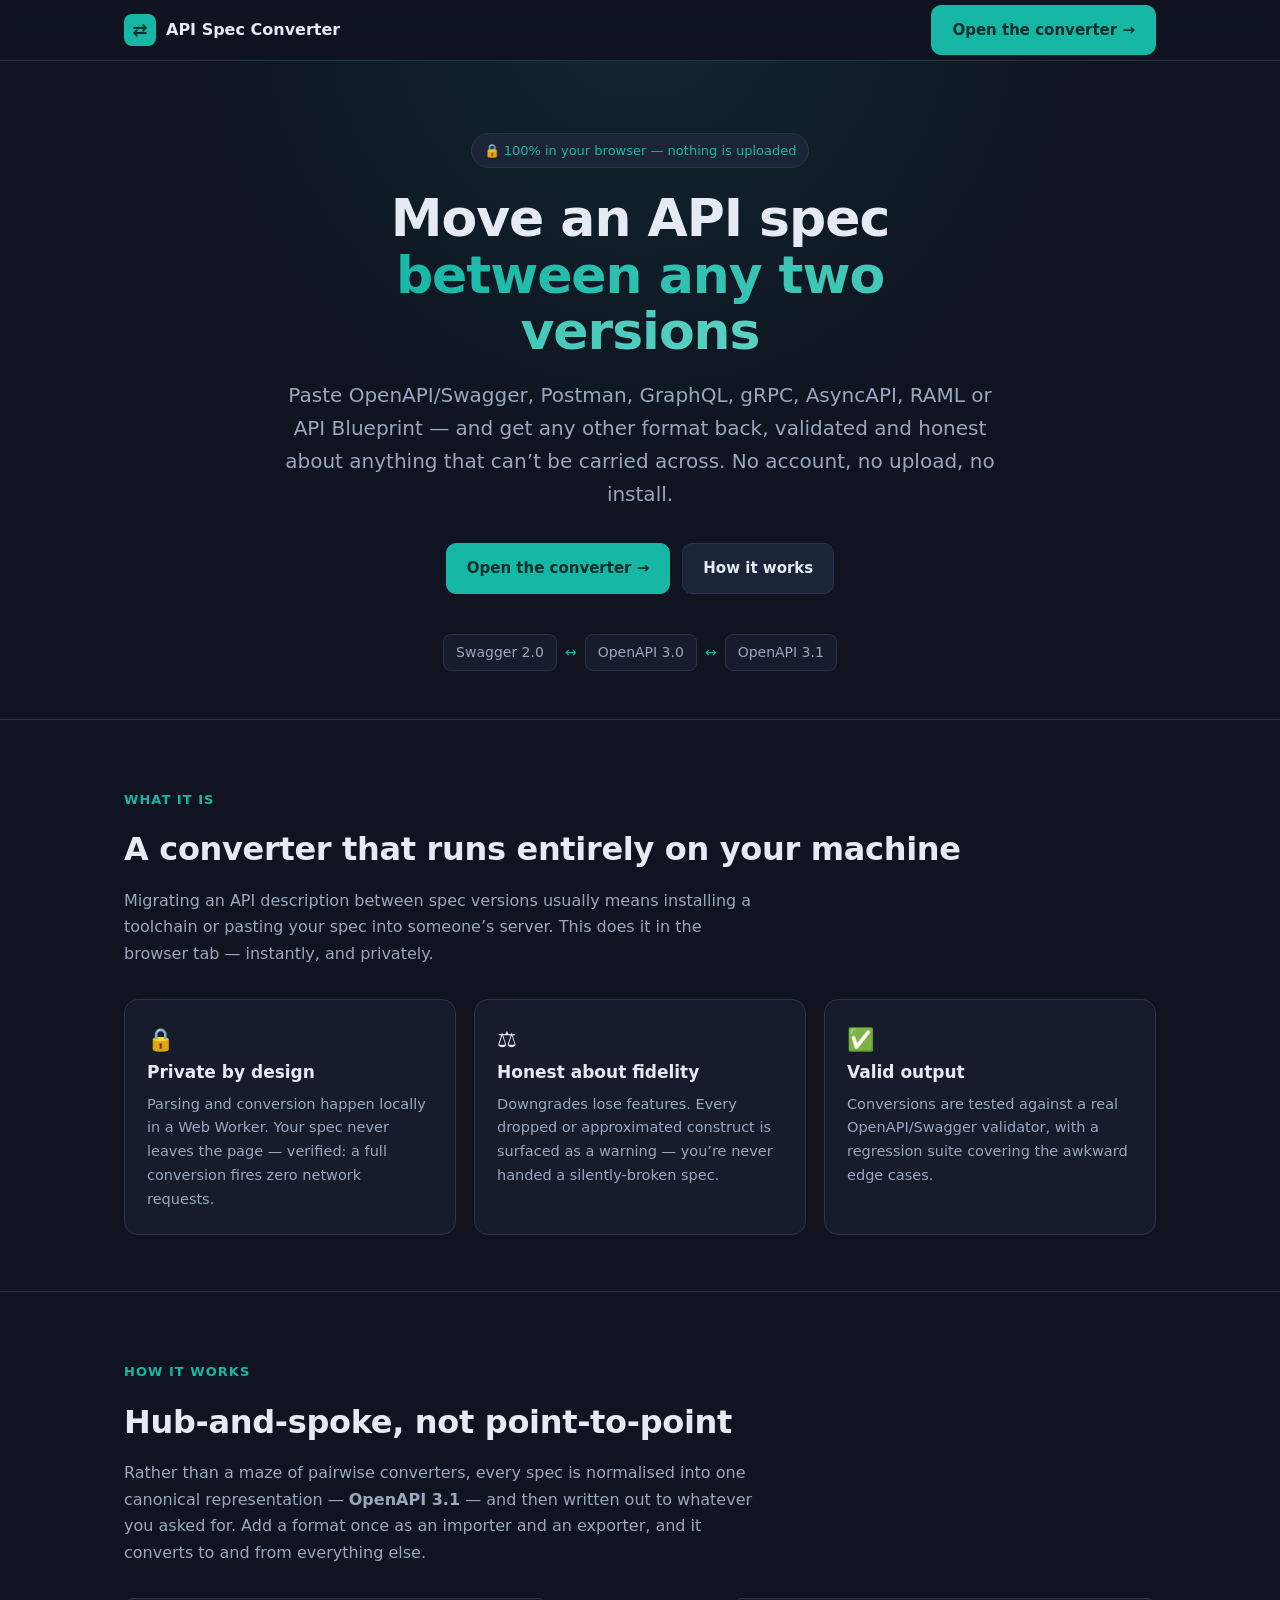
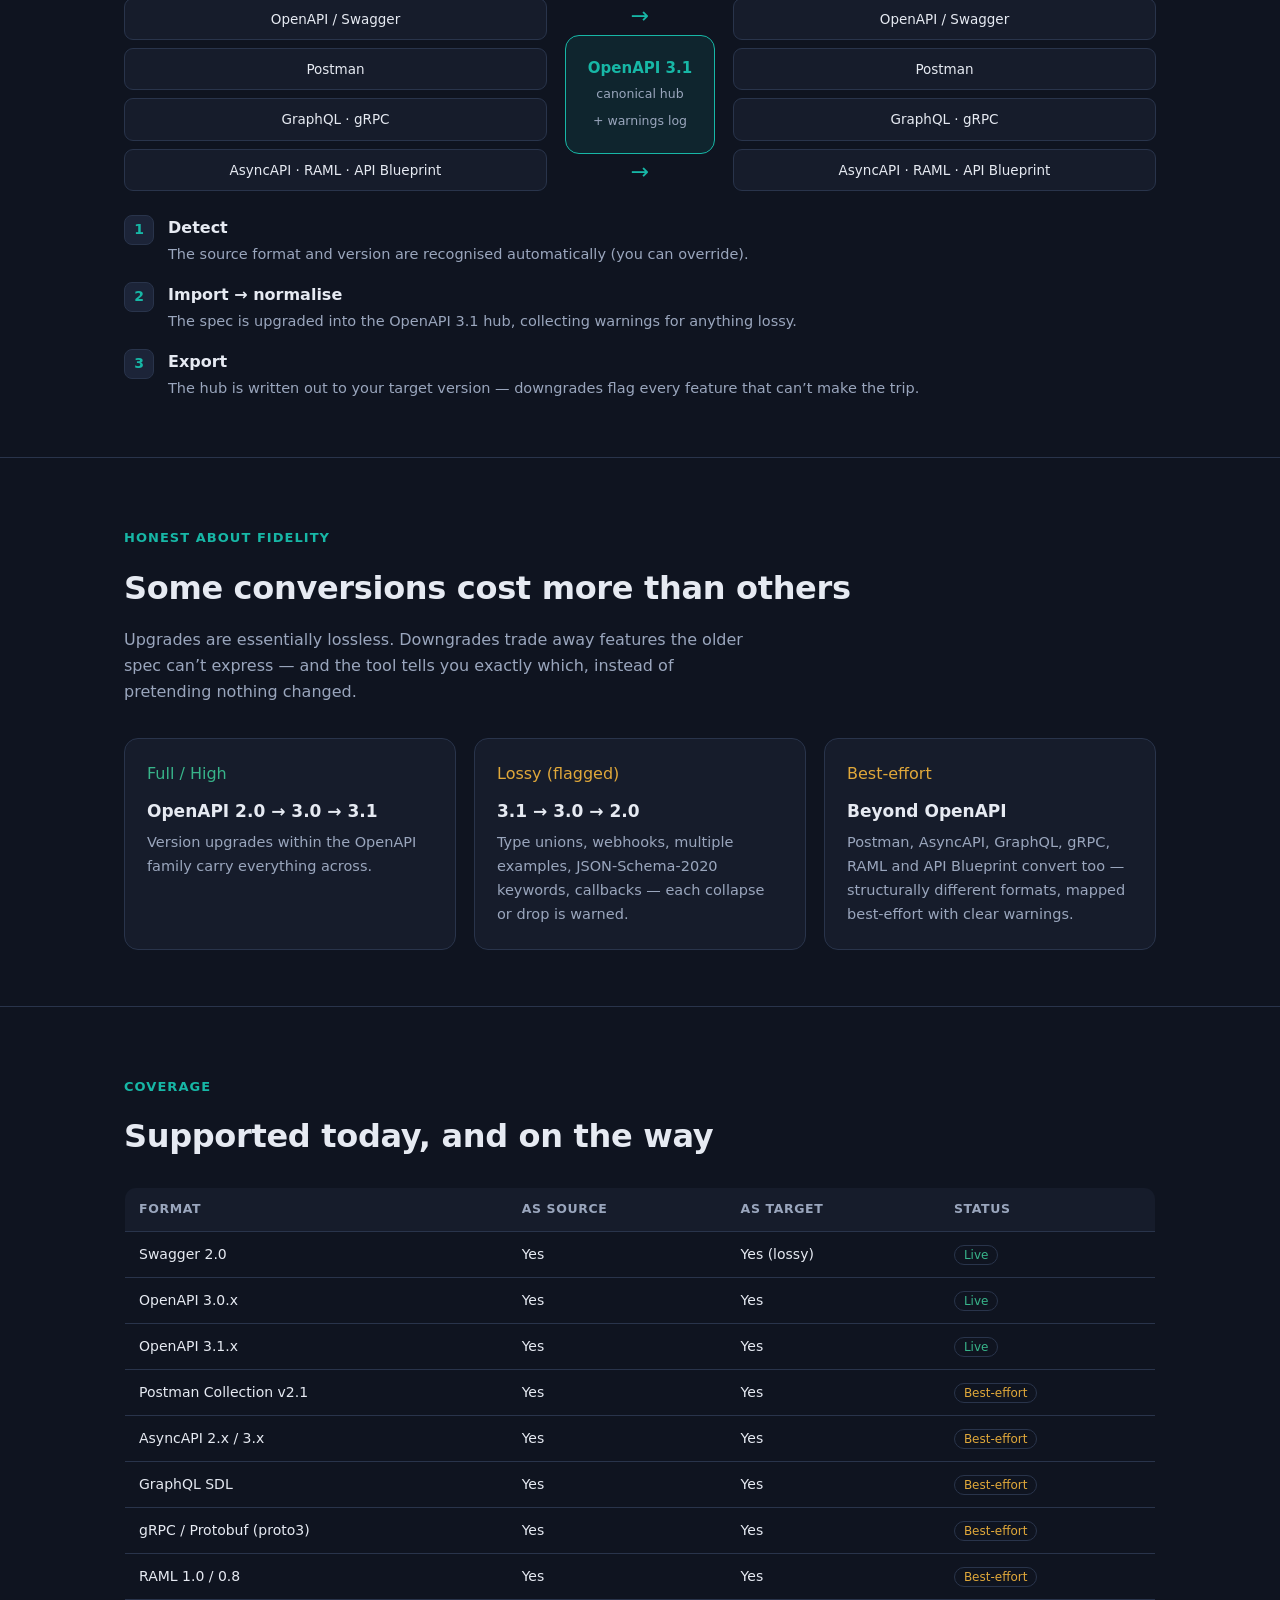
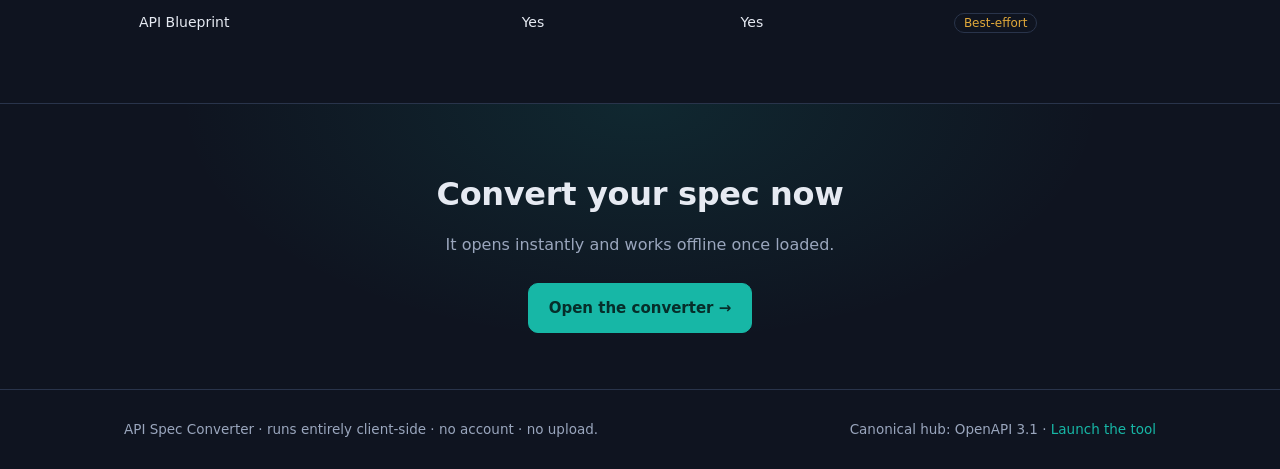
<file: index.html>
<!doctype html>
<html lang="en">
<head>
<meta charset="utf-8" />
<meta name="viewport" content="width=device-width, initial-scale=1" />
<title>API Spec Converter — convert any OpenAPI/Swagger version to any other, in your browser</title>
<meta name="description" content="A free, 100%-client-side converter between Swagger 2.0 and OpenAPI 3.0 / 3.1. Nothing is uploaded; every lossy conversion is flagged honestly." />
<meta property="og:title" content="API Spec Converter" />
<meta property="og:description" content="Convert Swagger 2.0 ↔ OpenAPI 3.0 ↔ 3.1 entirely in your browser. Private, honest about fidelity, no account." />
<meta property="og:type" content="website" />
<style>
  :root{
    --bg:#0f1420; --panel:#161c2b; --panel2:#1c2438; --ink:#e6eaf2; --muted:#9aa6bd;
    --line:#29344b; --accent:#17b7a6; --accent-ink:#062e2a; --lossy:#e0a83a; --error:#e5615e;
    --full:#38b48a; --maxw:1080px;
  }
  *{box-sizing:border-box}
  html{scroll-behavior:smooth}
  body{margin:0;background:var(--bg);color:var(--ink);
    font:16px/1.65 system-ui,-apple-system,"Segoe UI",Roboto,Helvetica,Arial,sans-serif;
    -webkit-font-smoothing:antialiased}
  a{color:var(--accent);text-decoration:none}
  a:hover{text-decoration:underline}
  .wrap{max-width:var(--maxw);margin:0 auto;padding:0 24px}
  .btn{display:inline-flex;align-items:center;gap:8px;border-radius:10px;padding:12px 20px;
    font-weight:600;font-size:15px;border:1px solid var(--line);cursor:pointer;transition:.15s}
  .btn.primary{background:var(--accent);color:var(--accent-ink);border-color:var(--accent)}
  .btn.primary:hover{filter:brightness(1.08);text-decoration:none}
  .btn.ghost{background:var(--panel2);color:var(--ink)}
  .btn.ghost:hover{border-color:var(--accent);text-decoration:none}

  /* nav */
  nav{position:sticky;top:0;z-index:10;background:rgba(15,20,32,.85);backdrop-filter:blur(8px);
    border-bottom:1px solid var(--line)}
  nav .wrap{display:flex;align-items:center;justify-content:space-between;height:60px}
  .brand{display:flex;align-items:center;gap:10px;font-weight:700}
  .brand .mark{width:32px;height:32px;display:grid;place-items:center;background:var(--accent);
    color:var(--accent-ink);border-radius:8px;font-size:18px}

  /* hero */
  header.hero{padding:72px 0 48px;text-align:center;
    background:radial-gradient(60% 120% at 50% -10%,rgba(23,183,166,.12),transparent 60%)}
  .chip{display:inline-flex;align-items:center;gap:7px;font-size:13px;color:var(--accent);
    border:1px solid var(--line);background:var(--panel2);padding:6px 12px;border-radius:999px}
  h1{font-size:clamp(30px,5vw,52px);line-height:1.08;letter-spacing:-.02em;margin:22px 0 0;
    max-width:16ch;margin-left:auto;margin-right:auto}
  h1 .grad{background:linear-gradient(90deg,var(--accent),#5ad0c2);-webkit-background-clip:text;
    background-clip:text;color:transparent}
  .sub{color:var(--muted);font-size:clamp(16px,2.4vw,20px);max-width:56ch;margin:20px auto 0}
  .cta{display:flex;gap:12px;justify-content:center;flex-wrap:wrap;margin-top:32px}
  .versions{display:flex;gap:8px;justify-content:center;flex-wrap:wrap;margin-top:40px;color:var(--muted);font-size:14px}
  .pill{border:1px solid var(--line);border-radius:8px;padding:6px 12px;background:var(--panel)}
  .arrow{align-self:center;color:var(--accent)}

  section{padding:56px 0;border-top:1px solid var(--line)}
  .eyebrow{color:var(--accent);font-weight:600;font-size:13px;letter-spacing:.08em;text-transform:uppercase}
  h2{font-size:clamp(24px,3.4vw,32px);letter-spacing:-.01em;margin:8px 0 0}
  .lead{color:var(--muted);max-width:62ch;margin-top:12px}

  .grid{display:grid;gap:18px;margin-top:32px}
  .g3{grid-template-columns:repeat(3,1fr)}
  .g2{grid-template-columns:repeat(2,1fr)}
  .card{background:var(--panel);border:1px solid var(--line);border-radius:14px;padding:22px}
  .card h3{margin:0 0 6px;font-size:17px}
  .card p{margin:0;color:var(--muted);font-size:14.5px}
  .card .ic{font-size:22px}

  /* hub diagram */
  .hub{display:grid;grid-template-columns:1fr auto 1fr;gap:18px;align-items:center;margin-top:32px}
  .col{display:flex;flex-direction:column;gap:8px}
  .node{border:1px solid var(--line);background:var(--panel);border-radius:9px;padding:9px 12px;
    font-size:13.5px;text-align:center}
  .hubcore{border:1px solid var(--accent);background:rgba(23,183,166,.1);color:var(--ink);
    border-radius:14px;padding:20px 16px;text-align:center;min-width:150px}
  .hubcore b{color:var(--accent);display:block;font-size:15px}
  .hubcore span{color:var(--muted);font-size:12.5px}

  table{width:100%;border-collapse:collapse;margin-top:24px;font-size:14px;overflow:hidden;
    border:1px solid var(--line);border-radius:12px}
  th,td{padding:11px 14px;text-align:left;border-bottom:1px solid var(--line)}
  th{background:var(--panel);color:var(--muted);font-weight:600;font-size:12.5px;
    text-transform:uppercase;letter-spacing:.05em}
  td .tag{font-size:12px;padding:2px 9px;border-radius:999px;border:1px solid var(--line)}
  .t-full{color:var(--full);border-color:var(--full)} .t-lossy{color:var(--lossy);border-color:var(--lossy)}
  .t-soon{color:var(--muted)}
  .scroll{overflow-x:auto}

  .steps{counter-reset:s;margin-top:24px;display:grid;gap:14px}
  .step{display:flex;gap:14px;align-items:flex-start}
  .step .n{counter-increment:s;flex:none;width:30px;height:30px;border-radius:8px;background:var(--panel2);
    border:1px solid var(--line);display:grid;place-items:center;color:var(--accent);font-weight:700;font-size:14px}
  .step .n::before{content:counter(s)}
  .step b{display:block} .step span{color:var(--muted);font-size:14.5px}

  .final{text-align:center;background:radial-gradient(60% 140% at 50% 0%,rgba(23,183,166,.12),transparent 60%)}
  footer{border-top:1px solid var(--line);padding:28px 0;color:var(--muted);font-size:13.5px}
  footer .wrap{display:flex;justify-content:space-between;gap:16px;flex-wrap:wrap}

  @media(max-width:760px){
    .g3,.g2{grid-template-columns:1fr}
    .hub{grid-template-columns:1fr;gap:12px}
    .arrow{transform:rotate(90deg)}
  }
</style>
</head>
<body>
<nav><div class="wrap">
  <span class="brand"><span class="mark">⇄</span> API Spec Converter</span>
  <a class="btn primary" href="./app/">Open the converter →</a>
</div></nav>

<header class="hero"><div class="wrap">
  <span class="chip">🔒 100% in your browser — nothing is uploaded</span>
  <h1>Move an API spec <span class="grad">between any two versions</span></h1>
  <p class="sub">Paste OpenAPI/Swagger, Postman, GraphQL, gRPC, AsyncAPI, RAML or API Blueprint — and get any other format back, validated and honest about anything that can’t be carried across. No account, no upload, no install.</p>
  <div class="cta">
    <a class="btn primary" href="./app/">Open the converter →</a>
    <a class="btn ghost" href="#how">How it works</a>
  </div>
  <div class="versions">
    <span class="pill">Swagger 2.0</span><span class="arrow">↔</span>
    <span class="pill">OpenAPI 3.0</span><span class="arrow">↔</span>
    <span class="pill">OpenAPI 3.1</span>
  </div>
</div></header>

<section id="what"><div class="wrap">
  <p class="eyebrow">What it is</p>
  <h2>A converter that runs entirely on your machine</h2>
  <p class="lead">Migrating an API description between spec versions usually means installing a toolchain or pasting your spec into someone’s server. This does it in the browser tab — instantly, and privately.</p>
  <div class="grid g3">
    <div class="card"><div class="ic">🔒</div><h3>Private by design</h3><p>Parsing and conversion happen locally in a Web Worker. Your spec never leaves the page — verified: a full conversion fires zero network requests.</p></div>
    <div class="card"><div class="ic">⚖️</div><h3>Honest about fidelity</h3><p>Downgrades lose features. Every dropped or approximated construct is surfaced as a warning — you’re never handed a silently-broken spec.</p></div>
    <div class="card"><div class="ic">✅</div><h3>Valid output</h3><p>Conversions are tested against a real OpenAPI/Swagger validator, with a regression suite covering the awkward edge cases.</p></div>
  </div>
</div></section>

<section id="how"><div class="wrap">
  <p class="eyebrow">How it works</p>
  <h2>Hub-and-spoke, not point-to-point</h2>
  <p class="lead">Rather than a maze of pairwise converters, every spec is normalised into one canonical representation — <b>OpenAPI 3.1</b> — and then written out to whatever you asked for. Add a format once as an importer and an exporter, and it converts to and from everything else.</p>
  <div class="hub">
    <div class="col">
      <div class="node">OpenAPI / Swagger</div>
      <div class="node">Postman</div>
      <div class="node">GraphQL · gRPC</div>
      <div class="node">AsyncAPI · RAML · API Blueprint</div>
    </div>
    <div style="text-align:center">
      <div class="arrow" style="font-size:22px">→</div>
      <div class="hubcore"><b>OpenAPI 3.1</b><span>canonical hub<br/>+ warnings log</span></div>
      <div class="arrow" style="font-size:22px">→</div>
    </div>
    <div class="col">
      <div class="node">OpenAPI / Swagger</div>
      <div class="node">Postman</div>
      <div class="node">GraphQL · gRPC</div>
      <div class="node">AsyncAPI · RAML · API Blueprint</div>
    </div>
  </div>
  <div class="steps">
    <div class="step"><div class="n"></div><div><b>Detect</b><span>The source format and version are recognised automatically (you can override).</span></div></div>
    <div class="step"><div class="n"></div><div><b>Import → normalise</b><span>The spec is upgraded into the OpenAPI 3.1 hub, collecting warnings for anything lossy.</span></div></div>
    <div class="step"><div class="n"></div><div><b>Export</b><span>The hub is written out to your target version — downgrades flag every feature that can’t make the trip.</span></div></div>
  </div>
</div></section>

<section id="fidelity"><div class="wrap">
  <p class="eyebrow">Honest about fidelity</p>
  <h2>Some conversions cost more than others</h2>
  <p class="lead">Upgrades are essentially lossless. Downgrades trade away features the older spec can’t express — and the tool tells you exactly which, instead of pretending nothing changed.</p>
  <div class="grid g3">
    <div class="card"><span class="tag t-full">Full / High</span><h3 style="margin-top:10px">OpenAPI 2.0 → 3.0 → 3.1</h3><p>Version upgrades within the OpenAPI family carry everything across.</p></div>
    <div class="card"><span class="tag t-lossy">Lossy (flagged)</span><h3 style="margin-top:10px">3.1 → 3.0 → 2.0</h3><p>Type unions, webhooks, multiple examples, JSON-Schema-2020 keywords, callbacks — each collapse or drop is warned.</p></div>
    <div class="card"><span class="tag t-lossy">Best-effort</span><h3 style="margin-top:10px">Beyond OpenAPI</h3><p>Postman, AsyncAPI, GraphQL, gRPC, RAML and API Blueprint convert too — structurally different formats, mapped best-effort with clear warnings.</p></div>
  </div>
</div></section>

<section id="formats"><div class="wrap">
  <p class="eyebrow">Coverage</p>
  <h2>Supported today, and on the way</h2>
  <div class="scroll"><table>
    <thead><tr><th>Format</th><th>As source</th><th>As target</th><th>Status</th></tr></thead>
    <tbody>
      <tr><td>Swagger 2.0</td><td>Yes</td><td>Yes (lossy)</td><td><span class="tag t-full">Live</span></td></tr>
      <tr><td>OpenAPI 3.0.x</td><td>Yes</td><td>Yes</td><td><span class="tag t-full">Live</span></td></tr>
      <tr><td>OpenAPI 3.1.x</td><td>Yes</td><td>Yes</td><td><span class="tag t-full">Live</span></td></tr>
      <tr><td>Postman Collection v2.1</td><td>Yes</td><td>Yes</td><td><span class="tag t-lossy">Best-effort</span></td></tr>
      <tr><td>AsyncAPI 2.x / 3.x</td><td>Yes</td><td>Yes</td><td><span class="tag t-lossy">Best-effort</span></td></tr>
      <tr><td>GraphQL SDL</td><td>Yes</td><td>Yes</td><td><span class="tag t-lossy">Best-effort</span></td></tr>
      <tr><td>gRPC / Protobuf (proto3)</td><td>Yes</td><td>Yes</td><td><span class="tag t-lossy">Best-effort</span></td></tr>
      <tr><td>RAML 1.0 / 0.8</td><td>Yes</td><td>Yes</td><td><span class="tag t-lossy">Best-effort</span></td></tr>
      <tr><td>API Blueprint</td><td>Yes</td><td>Yes</td><td><span class="tag t-lossy">Best-effort</span></td></tr>
    </tbody>
  </table></div>
</div></section>

<section class="final"><div class="wrap">
  <h2>Convert your spec now</h2>
  <p class="lead" style="margin:12px auto 0">It opens instantly and works offline once loaded.</p>
  <div class="cta" style="margin-top:24px"><a class="btn primary" href="./app/">Open the converter →</a></div>
</div></section>

<footer><div class="wrap">
  <span>API Spec Converter · runs entirely client-side · no account · no upload.</span>
  <span>Canonical hub: OpenAPI 3.1 · <a href="./app/">Launch the tool</a></span>
</div></footer>
</body>
</html>
</file>
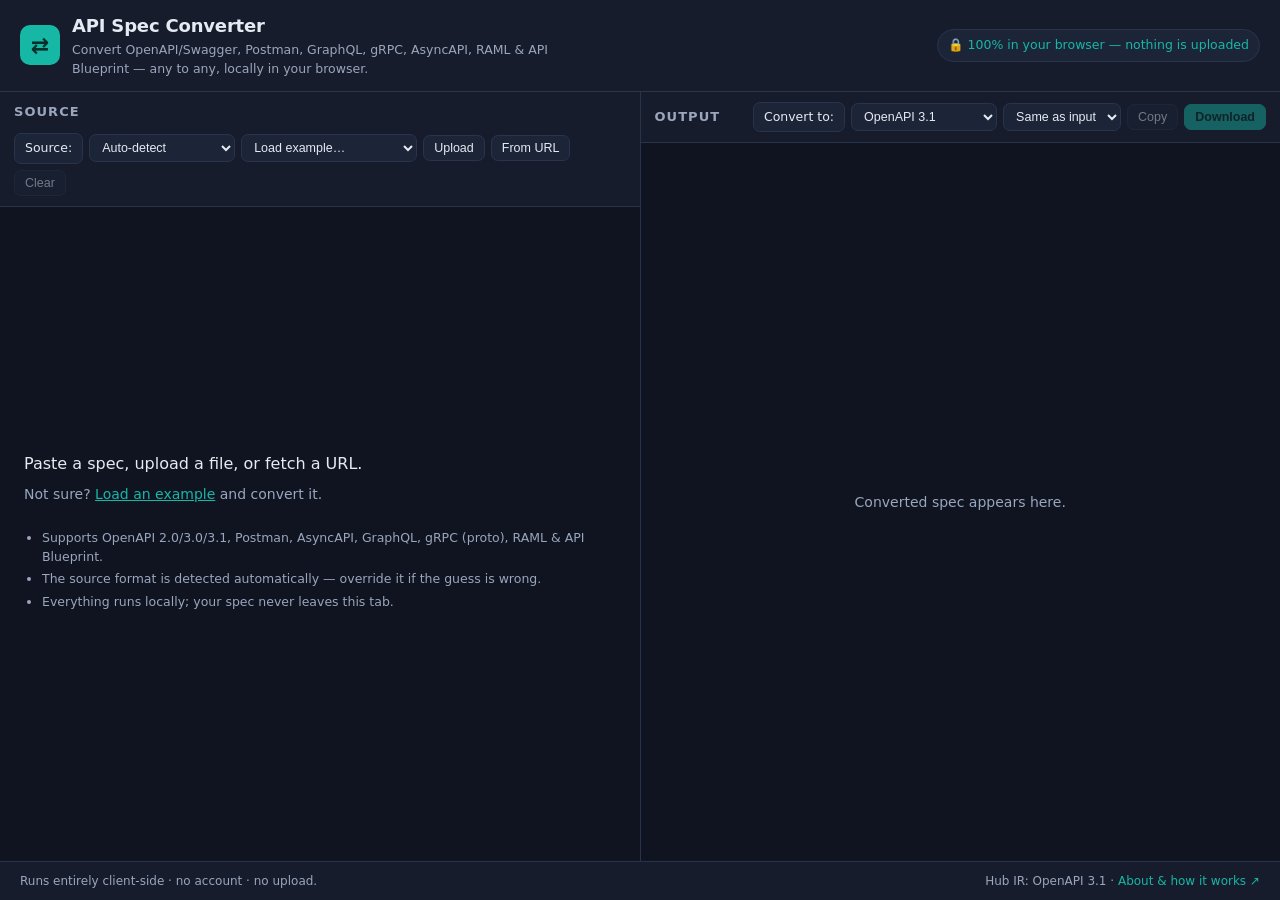
<file: app/index.html>
<!doctype html>
<html lang="en">
  <head>
    <meta charset="UTF-8" />
    <link rel="icon" type="image/svg+xml" href="./favicon.svg" />
    <meta name="viewport" content="width=device-width, initial-scale=1.0" />
    <title>API Spec Converter — Swagger & OpenAPI, any version to any</title>
    <script type="module" crossorigin src="./assets/index-DTGfMG3m.js"></script>
    <link rel="stylesheet" crossorigin href="./assets/index-CwrJryW9.css">
  </head>
  <body>
    <div id="root"></div>
  </body>
</html>
</file>
<file: app/assets/index-CwrJryW9.css>
:root{--bg:#0f1420;--panel:#161c2b;--panel-2:#1c2438;--ink:#e6eaf2;--muted:#9aa6bd;--line:#29344b;--accent:#17b7a6;--accent-ink:#062e2a;--lossy:#e0a83a;--error:#e5615e;--info:#5b8def;--lightningcss-light: ;--lightningcss-dark:initial;color-scheme:dark}*{box-sizing:border-box}body{margin:0}.app{background:var(--bg);min-height:100vh;color:var(--ink);flex-direction:column;font:14px/1.5 system-ui,-apple-system,Segoe UI,Roboto,sans-serif;display:flex}.app-header{border-bottom:1px solid var(--line);background:var(--panel);flex-wrap:wrap;justify-content:space-between;align-items:center;gap:16px;padding:12px 20px;display:flex}.brand{align-items:center;gap:12px;display:flex}.brand-mark{background:var(--accent);width:40px;height:40px;color:var(--accent-ink);border-radius:10px;place-items:center;font-size:22px;font-weight:700;display:grid}.app-header h1{letter-spacing:-.01em;margin:0;font-size:18px}.tagline{color:var(--muted);max-width:60ch;margin:2px 0 0;font-size:12.5px}.privacy{color:var(--accent);border:1px solid var(--line);background:var(--panel-2);white-space:nowrap;border-radius:999px;padding:6px 10px;font-size:12.5px}.workbench{background:var(--line);flex:1;grid-template-columns:1fr 1fr;gap:1px;min-height:0;display:grid}.pane{background:var(--bg);flex-direction:column;min-width:0;min-height:420px;display:flex}.pane-head{border-bottom:1px solid var(--line);background:var(--panel);flex-wrap:wrap;justify-content:space-between;align-items:center;gap:12px;padding:10px 14px;display:flex}.pane-head h2{text-transform:uppercase;letter-spacing:.08em;color:var(--muted);margin:0;font-size:13px}.pane-actions{flex-wrap:wrap;align-items:center;gap:6px;display:flex}.btn{background:var(--panel-2);color:var(--ink);border:1px solid var(--line);cursor:pointer;border-radius:7px;padding:5px 10px;font-size:12.5px}.btn:hover:not(:disabled){border-color:var(--accent)}.btn:disabled{opacity:.45;cursor:not-allowed}.btn.primary{background:var(--accent);color:var(--accent-ink);border-color:var(--accent);font-weight:600}.link{color:var(--accent);cursor:pointer;font:inherit;background:0 0;border:none;padding:0;text-decoration:underline}select{background:var(--panel-2);color:var(--ink);border:1px solid var(--line);cursor:pointer;border-radius:7px;padding:5px 8px;font-size:12.5px}.editor{flex:1;min-height:0}.editor-fill{flex-direction:column;flex:1;min-height:0;transition:opacity .15s;display:flex}.editor-fill>.editor{flex:1}.editor-fill.outdated{opacity:.4}.editor-loading,.output-placeholder,.empty-state{color:var(--muted);padding:24px}.output-placeholder{flex:1;place-items:center;display:grid}.detect-badge{color:var(--muted);border-bottom:1px solid var(--line);background:var(--panel-2);padding:7px 14px;font-size:12.5px}.detect-badge strong{color:var(--accent)}.detect-badge.unknown{color:var(--lossy)}.empty-state{flex-direction:column;flex:1;justify-content:center;gap:8px;display:flex}.empty-title{color:var(--ink);margin:0;font-size:16px}.empty-sub{margin:0}.empty-hints{color:var(--muted);margin:12px 0 0;padding-left:18px;font-size:12.5px}.empty-hints li{margin:4px 0}.status{color:var(--accent);padding:8px 14px;font-size:12.5px}.error-box{border:1px solid var(--error);color:#ffd9d8;background:#e5615e1f;border-radius:8px;margin:10px 14px;padding:10px 12px;font-size:13px}.lossy-banner{border:1px solid var(--lossy);color:#ffe6b0;background:#e0a83a1f;border-radius:8px;margin:10px 14px;padding:10px 12px;font-size:13px}.warnings-section{border-top:1px solid var(--line);background:var(--panel);max-height:34vh;padding:12px 20px 20px;overflow:auto}.warnings-section h3{text-transform:uppercase;letter-spacing:.08em;color:var(--muted);margin:0 0 10px;font-size:13px}.warnings-section .route{text-transform:none;letter-spacing:0;color:var(--ink)}.warnings-empty{color:var(--muted);margin:0;font-size:13px}.warnings-summary{flex-wrap:wrap;gap:8px;margin-bottom:10px;display:flex}.w-chip{border:1px solid var(--line);border-radius:999px;padding:3px 9px;font-size:12px}.warnings-list{flex-direction:column;gap:6px;margin:0;padding:0;list-style:none;display:flex}.warning{background:var(--panel-2);border-left:3px solid var(--line);border-radius:7px;align-items:baseline;gap:8px;padding:8px 10px;font-size:13px;display:flex}.warning.w-lossy{border-left-color:var(--lossy)}.warning.w-error{border-left-color:var(--error)}.warning.w-info{border-left-color:var(--info)}.w-badge{text-transform:uppercase;letter-spacing:.05em;color:var(--muted);min-width:42px;font-size:11px}.w-lossy .w-badge{color:var(--lossy)}.w-error .w-badge{color:var(--error)}.w-info .w-badge{color:var(--info)}.w-msg{flex:1}.w-path{color:var(--muted);background:var(--bg);border-radius:4px;padding:1px 6px;font-size:11.5px}.w-chip.w-lossy{color:var(--lossy)}.w-chip.w-error{color:var(--error)}.w-chip.w-info{color:var(--info)}.app-footer{border-top:1px solid var(--line);color:var(--muted);background:var(--panel);flex-wrap:wrap;justify-content:space-between;gap:16px;padding:10px 20px;font-size:12px;display:flex}.app-footer a.foot-link{color:var(--accent);text-decoration:none}.app-footer a.foot-link:hover{text-decoration:underline}@media (width<=860px){.workbench{grid-template-columns:1fr}.pane{min-height:340px}.privacy{order:3}}
</file>
